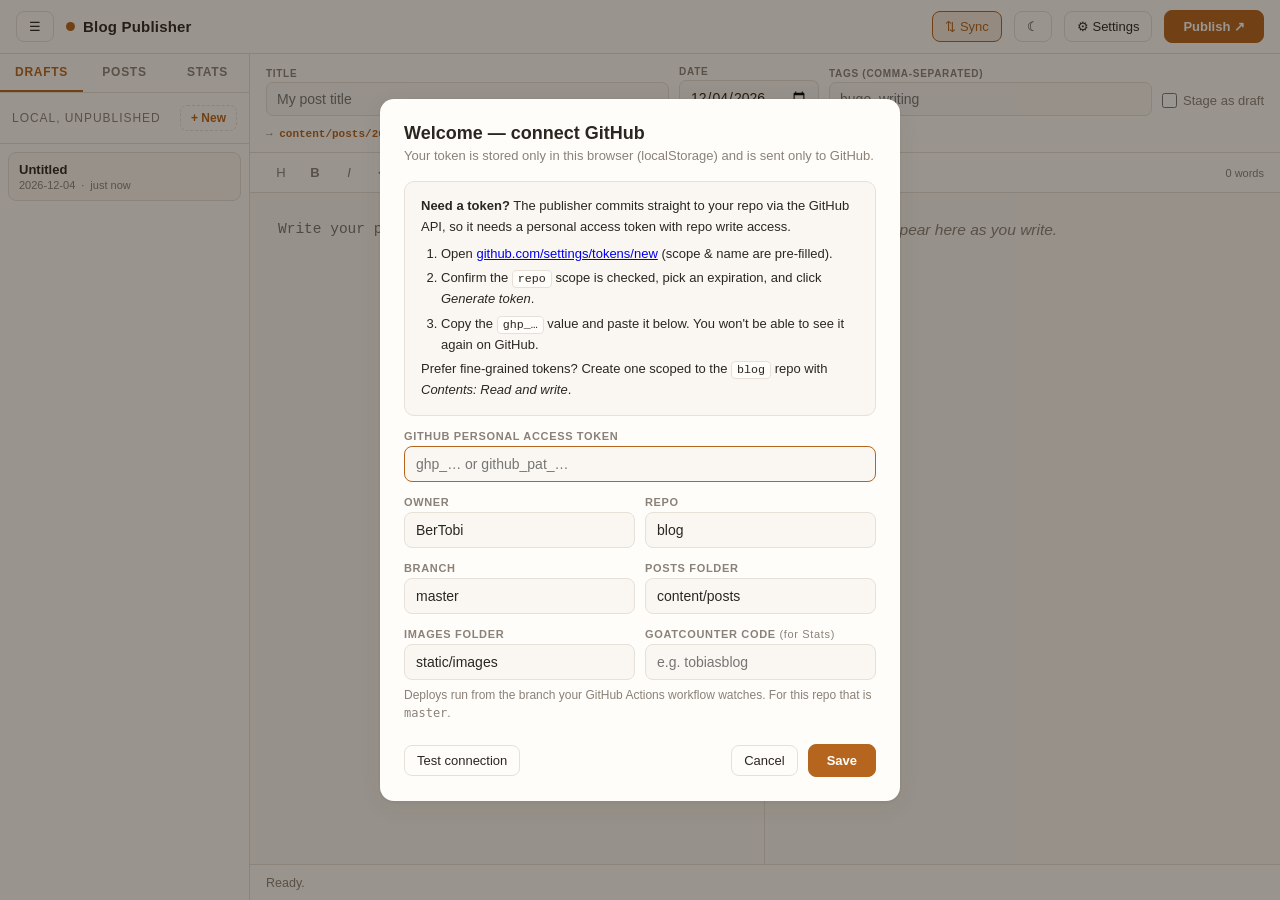
<file: blog-publisher.html>
<!DOCTYPE html>
<html lang="en">
<head>
<meta charset="utf-8">
<meta name="viewport" content="width=device-width, initial-scale=1">
<title>Blog Publisher</title>
<script>
  /* Set theme before first paint to avoid a flash of the wrong colors. */
  (function(){try{
    var t=localStorage.getItem('bp_theme'); t=t?JSON.parse(t):null;
    if(t!=='light'&&t!=='dark') t=(window.matchMedia&&window.matchMedia('(prefers-color-scheme: dark)').matches)?'dark':'light';
    document.documentElement.setAttribute('data-theme', t);
  }catch(e){ document.documentElement.setAttribute('data-theme','light'); }})();
</script>
<style>
  :root{
    --bg:#faf7f2; --panel:#fffdf9; --ink:#2b2620; --muted:#8a8178;
    --line:#e7e0d6; --accent:#b5651d; --accent-ink:#fff;
    --ok:#2f7d4f; --err:#b23b3b; --info:#5b7a9a;
    --shadow:0 1px 3px rgba(60,45,25,.08), 0 6px 24px rgba(60,45,25,.06);
    --mono:ui-monospace,SFMono-Regular,Menlo,Consolas,"Liberation Mono",monospace;
    --sans:-apple-system,BlinkMacSystemFont,"Segoe UI",Roboto,Helvetica,Arial,sans-serif;
  }
  :root[data-theme="dark"]{
    --bg:#1c1a17; --panel:#252220; --ink:#ece6dd; --muted:#9b938a;
    --line:#383430; --accent:#d98a45; --accent-ink:#1c1a17;
    --ok:#7fc99a; --err:#e58a8a; --info:#9bb6d4;
    --shadow:0 1px 3px rgba(0,0,0,.3), 0 6px 24px rgba(0,0,0,.25);
  }
  *{box-sizing:border-box}
  html,body{height:100%;margin:0}
  body{
    font-family:var(--sans); color:var(--ink); background:var(--bg);
    display:flex; flex-direction:column; height:100vh; overflow:hidden;
    -webkit-font-smoothing:antialiased;
  }
  button{font-family:inherit; cursor:pointer}

  /* ---- top bar ---- */
  header{
    display:flex; align-items:center; gap:12px;
    padding:10px 16px; border-bottom:1px solid var(--line);
    background:var(--panel); flex:0 0 auto;
  }
  header .brand{font-weight:700; letter-spacing:.2px; font-size:15px; display:flex; align-items:center; gap:8px}
  header .brand .dot{width:9px;height:9px;border-radius:50%;background:var(--accent);display:inline-block}
  header .spacer{flex:1}
  .iconbtn{
    border:1px solid var(--line); background:var(--panel); color:var(--ink);
    border-radius:8px; padding:7px 12px; font-size:13px; transition:.15s;
  }
  .iconbtn:hover{border-color:var(--accent); color:var(--accent)}
  .iconbtn.on{border-color:var(--accent); color:var(--accent); background:color-mix(in srgb, var(--accent) 12%, var(--panel))}
  .btn-primary{
    background:var(--accent); color:var(--accent-ink); border:1px solid var(--accent);
    border-radius:8px; padding:8px 18px; font-size:13px; font-weight:600; transition:.15s;
  }
  .btn-primary:hover{filter:brightness(1.07)}
  .btn-primary:disabled{opacity:.5; cursor:not-allowed}

  /* ---- main layout ---- */
  main{flex:1; display:flex; min-height:0}
  aside{
    width:250px; flex:0 0 auto; border-right:1px solid var(--line);
    background:var(--panel); display:flex; flex-direction:column; min-height:0;
    transition:margin-left .2s;
  }
  aside.collapsed{margin-left:-250px}
  .aside-tabs{display:flex; border-bottom:1px solid var(--line)}
  .aside-tabs .tab{flex:1; background:none; border:none; border-bottom:2px solid transparent; padding:11px 8px; font-size:12px; font-weight:600; text-transform:uppercase; letter-spacing:.06em; color:var(--muted)}
  .aside-tabs .tab:hover{color:var(--ink)}
  .aside-tabs .tab.on{color:var(--accent); border-bottom-color:var(--accent)}
  .aside-head{display:flex; align-items:center; gap:8px; padding:12px; border-bottom:1px solid var(--line)}
  .aside-head .title{font-size:12px; text-transform:uppercase; letter-spacing:.08em; color:var(--muted); flex:1}
  .newbtn{border:1px dashed var(--line); background:none; color:var(--accent); border-radius:7px; padding:5px 10px; font-size:12px; font-weight:600}
  .newbtn:hover{border-color:var(--accent)}
  .draftlist{overflow:auto; flex:1; padding:8px}
  .draft{
    padding:9px 10px; border-radius:8px; margin-bottom:4px; cursor:pointer;
    border:1px solid transparent; position:relative;
  }
  .draft:hover{background:var(--bg)}
  .draft.active{background:var(--bg); border-color:var(--line)}
  .draft .dt{font-size:13px; font-weight:600; white-space:nowrap; overflow:hidden; text-overflow:ellipsis; padding-right:18px}
  .draft .dm{font-size:11px; color:var(--muted); margin-top:2px; display:flex; gap:6px; align-items:center}
  .draft .badge{font-size:9px; font-weight:700; text-transform:uppercase; letter-spacing:.05em; color:var(--ok); border:1px solid var(--ok); border-radius:4px; padding:0 4px}
  .draft .badge.amber{color:var(--accent); border-color:var(--accent)}
  .draft .views{float:right; font-weight:700; color:var(--accent); font-variant-numeric:tabular-nums; padding-left:8px}
  .stattotal{margin:8px 8px 4px; padding:12px 14px; border:1px solid var(--line); border-radius:10px; background:var(--bg)}
  .stattotal .n{font-size:22px; font-weight:700; color:var(--accent); font-variant-numeric:tabular-nums}
  .stattotal .l{font-size:11px; text-transform:uppercase; letter-spacing:.07em; color:var(--muted); margin-top:2px}
  .draft .del{position:absolute; top:7px; right:7px; opacity:0; border:none; background:none; color:var(--muted); font-size:14px; line-height:1; padding:2px 4px; border-radius:5px}
  .draft:hover .del{opacity:1}
  .draft .del:hover{color:var(--err); background:var(--bg)}
  .emptydrafts{color:var(--muted); font-size:12px; text-align:center; padding:24px 12px}

  /* ---- editor area ---- */
  .editor-area{flex:1; display:flex; flex-direction:column; min-width:0; min-height:0}
  .metabar{
    display:flex; gap:10px; flex-wrap:wrap; align-items:flex-end;
    padding:12px 16px; border-bottom:1px solid var(--line); background:var(--panel);
  }
  .field{display:flex; flex-direction:column; gap:3px}
  .field.title-field{flex:1 1 280px; min-width:200px}
  .field label{font-size:10px; text-transform:uppercase; letter-spacing:.07em; color:var(--muted); font-weight:600}
  .field input{
    font-family:inherit; font-size:14px; color:var(--ink); background:var(--bg);
    border:1px solid var(--line); border-radius:7px; padding:8px 10px; width:100%;
  }
  .field input:focus{outline:none; border-color:var(--accent)}
  .filename{font-family:var(--mono); font-size:11px; color:var(--muted); width:100%; margin-top:2px}
  .filename b{color:var(--accent); font-weight:600}
  .draftchk{display:flex; align-items:center; gap:6px; padding-bottom:8px; font-size:13px; color:var(--muted); cursor:pointer; white-space:nowrap; user-select:none}
  .draftchk input{width:15px; height:15px; accent-color:var(--accent); cursor:pointer; margin:0}
  .draftchk.on{color:var(--accent); font-weight:600}

  .toolbar{display:flex; gap:4px; padding:6px 16px; border-bottom:1px solid var(--line); background:var(--panel); flex-wrap:wrap; align-items:center}
  .toolbar button{border:1px solid transparent; background:none; color:var(--muted); border-radius:6px; padding:5px 9px; font-size:13px; min-width:30px}
  .toolbar button:hover{background:var(--bg); color:var(--ink); border-color:var(--line)}
  .toolbar .sep{width:1px; height:18px; background:var(--line); margin:0 4px}
  .toolbar .count{margin-left:auto; font-size:11px; color:var(--muted); font-variant-numeric:tabular-nums}

  .panes{flex:1; display:flex; min-height:0}
  .pane{flex:1 1 50%; min-width:0; overflow:auto}
  .pane.edit{border-right:1px solid var(--line)}
  #body{
    width:100%; height:100%; border:none; resize:none; outline:none;
    background:var(--bg); color:var(--ink); padding:24px 28px;
    font-family:var(--mono); font-size:14.5px; line-height:1.7; tab-size:2;
  }
  .preview{padding:24px 32px; line-height:1.7; font-size:15.5px; max-width:760px}
  .preview h1,.preview h2,.preview h3,.preview h4{line-height:1.3; margin:1.4em 0 .5em}
  .preview h1{font-size:1.8em} .preview h2{font-size:1.45em} .preview h3{font-size:1.2em}
  .preview h1:first-child,.preview h2:first-child{margin-top:0}
  .preview p{margin:0 0 1em}
  .preview a{color:var(--accent)}
  .preview code{font-family:var(--mono); font-size:.88em; background:var(--panel); border:1px solid var(--line); border-radius:4px; padding:1px 5px}
  .preview pre{background:var(--panel); border:1px solid var(--line); border-radius:8px; padding:14px 16px; overflow:auto}
  .preview pre code{background:none; border:none; padding:0; font-size:.85em}
  .preview blockquote{margin:0 0 1em; padding:2px 16px; border-left:3px solid var(--accent); color:var(--muted)}
  .preview ul,.preview ol{margin:0 0 1em; padding-left:1.6em}
  .preview li{margin:.2em 0}
  .preview img{max-width:100%; border-radius:8px}
  .preview hr{border:none; border-top:1px solid var(--line); margin:1.6em 0}
  .preview table{border-collapse:collapse; margin:0 0 1em; font-size:.92em}
  .preview th,.preview td{border:1px solid var(--line); padding:6px 11px}
  .preview th{background:var(--panel)}
  .preview-empty{color:var(--muted); font-style:italic}

  /* ---- status bar ---- */
  .statusbar{
    flex:0 0 auto; padding:8px 16px; border-top:1px solid var(--line); background:var(--panel);
    font-size:12.5px; color:var(--muted); display:flex; align-items:center; gap:10px; min-height:36px;
  }
  .statusbar.ok{color:var(--ok)} .statusbar.err{color:var(--err)} .statusbar.info{color:var(--info)}
  .statusbar a{color:inherit; font-weight:600}
  .statusbar .savestate{margin-left:auto; color:var(--muted); font-size:11px}

  /* ---- modal ---- */
  .overlay{position:fixed; inset:0; background:rgba(30,22,12,.45); display:none; align-items:center; justify-content:center; padding:20px; z-index:50}
  .overlay.show{display:flex}
  .modal{background:var(--panel); border-radius:14px; box-shadow:var(--shadow); width:520px; max-width:100%; max-height:90vh; overflow:auto; padding:24px}
  .modal h2{margin:0 0 4px; font-size:18px}
  .modal .sub{color:var(--muted); font-size:13px; margin:0 0 18px}
  .modal label{display:block; font-size:11px; text-transform:uppercase; letter-spacing:.06em; color:var(--muted); font-weight:600; margin:14px 0 4px}
  .modal input{width:100%; font-family:inherit; font-size:14px; padding:9px 11px; border:1px solid var(--line); border-radius:8px; background:var(--bg); color:var(--ink)}
  .modal input:focus{outline:none; border-color:var(--accent)}
  .modal .row{display:flex; gap:10px}
  .modal .row .col{flex:1}
  .modal .hint{font-size:12px; color:var(--muted); margin:6px 0 0; line-height:1.5}
  .modal .hint a{color:var(--accent)}
  .modal .actions{display:flex; gap:10px; margin-top:22px; align-items:center}
  .modal .actions .spacer{flex:1}
  .modal .testresult{font-size:12.5px; margin-top:10px}
  .modal .testresult.ok{color:var(--ok)} .modal .testresult.err{color:var(--err)}
  .callout{background:var(--bg); border:1px solid var(--line); border-radius:10px; padding:14px 16px; font-size:13px; line-height:1.6; margin:4px 0 6px}
  .callout ol{margin:6px 0 0; padding-left:20px}
  .callout li{margin:4px 0}
  .callout code{font-family:var(--mono); font-size:.9em; background:var(--panel); border:1px solid var(--line); border-radius:4px; padding:1px 5px}
  .imgtabs{display:flex; gap:4px; margin:4px 0 10px}
  .imgtabs .tab{flex:1; background:var(--bg); border:1px solid var(--line); border-radius:8px; padding:8px; font-size:13px; font-weight:600; color:var(--muted)}
  .imgtabs .tab.on{color:var(--accent); border-color:var(--accent)}
  .imgpreview{display:flex; align-items:center; gap:10px; margin-top:10px; font-size:12px; color:var(--muted)}
  .imgpreview img{max-width:120px; max-height:90px; border-radius:8px; border:1px solid var(--line)}
  #body.dragover{outline:2px dashed var(--accent); outline-offset:-6px}
</style>
</head>
<body>

<header>
  <button class="iconbtn" id="toggleSidebar" title="Toggle drafts">☰</button>
  <div class="brand"><span class="dot"></span> Blog Publisher</div>
  <div class="spacer"></div>
  <button class="iconbtn" id="syncBtn" title="Sync editor & preview scrolling">⇅ Sync</button>
  <button class="iconbtn" id="themeBtn" title="Toggle light / dark">☾</button>
  <button class="iconbtn" id="settingsBtn" title="Settings & token">⚙ Settings</button>
  <button class="btn-primary" id="publishBtn" title="Publish to GitHub (Ctrl/Cmd+Enter)">Publish ↗</button>
</header>

<main>
  <aside id="sidebar">
    <div class="aside-tabs">
      <button class="tab on" id="tabDrafts" data-tab="drafts">Drafts</button>
      <button class="tab" id="tabPosts" data-tab="posts">Posts</button>
      <button class="tab" id="tabStats" data-tab="stats">Stats</button>
    </div>
    <div class="aside-head">
      <span class="title" id="asideHint">Local, unpublished</span>
      <button class="newbtn" id="newBtn">+ New</button>
      <button class="newbtn" id="refreshPostsBtn" style="display:none">↻ Refresh</button>
      <button class="newbtn" id="refreshStatsBtn" style="display:none">↻ Refresh</button>
    </div>
    <div class="draftlist" id="draftList"></div>
    <div class="draftlist" id="postList" style="display:none"></div>
    <div class="draftlist" id="statsList" style="display:none"></div>
  </aside>

  <div class="editor-area">
    <div class="metabar">
      <div class="field title-field">
        <label for="title">Title</label>
        <input id="title" type="text" placeholder="My post title" autocomplete="off">
      </div>
      <div class="field">
        <label for="date">Date</label>
        <input id="date" type="date">
      </div>
      <div class="field" style="flex:1 1 200px">
        <label for="tags">Tags (comma-separated)</label>
        <input id="tags" type="text" placeholder="hugo, writing" autocomplete="off">
      </div>
      <label class="draftchk" id="draftLabel" title="Commit with draft: true — keeps the post in the repo but hidden from your live site until you uncheck and re-publish.">
        <input type="checkbox" id="draftToggle"> Stage as draft
      </label>
      <div class="filename">→ <b id="filenamePreview">content/posts/…</b></div>
    </div>

    <div class="toolbar" id="toolbar">
      <button data-md="h" title="Heading">H</button>
      <button data-md="b" title="Bold (Ctrl/Cmd+B)"><b>B</b></button>
      <button data-md="i" title="Italic (Ctrl/Cmd+I)"><i>I</i></button>
      <button data-md="code" title="Inline code">&lt;/&gt;</button>
      <span class="sep"></span>
      <button data-md="link" title="Link (Ctrl/Cmd+K)">🔗</button>
      <button data-md="image" title="Insert image (or paste / drop one in the editor)">🖼</button>
      <button data-md="quote" title="Quote">❝</button>
      <button data-md="ul" title="List">•</button>
      <button data-md="ol" title="Numbered list">1.</button>
      <button data-md="fence" title="Code block">{ }</button>
      <span class="count" id="wordcount">0 words</span>
    </div>

    <div class="panes">
      <div class="pane edit">
        <textarea id="body" placeholder="Write your post in Markdown…" spellcheck="true"></textarea>
      </div>
      <div class="pane">
        <div class="preview" id="preview"></div>
      </div>
    </div>

    <div class="statusbar" id="statusbar">
      <span id="statusmsg">Ready.</span>
      <span class="savestate" id="savestate"></span>
    </div>
  </div>
</main>

<!-- Settings / onboarding modal -->
<div class="overlay" id="overlay">
  <div class="modal">
    <h2 id="modalTitle">Settings</h2>
    <p class="sub">Your token is stored only in this browser (localStorage) and is sent only to GitHub.</p>

    <div class="callout" id="tokenHelp">
      <strong>Need a token?</strong> The publisher commits straight to your repo via the GitHub API, so it needs a personal access token with repo write access.
      <ol>
        <li>Open <a href="https://github.com/settings/tokens/new?scopes=repo&description=Blog%20Publisher" target="_blank" rel="noopener">github.com/settings/tokens/new</a> (scope &amp; name are pre-filled).</li>
        <li>Confirm the <code>repo</code> scope is checked, pick an expiration, and click <em>Generate token</em>.</li>
        <li>Copy the <code>ghp_…</code> value and paste it below. You won't be able to see it again on GitHub.</li>
      </ol>
      Prefer fine-grained tokens? Create one scoped to the <code>blog</code> repo with <em>Contents: Read and write</em>.
    </div>

    <label for="tokenInput">GitHub personal access token</label>
    <input id="tokenInput" type="password" placeholder="ghp_… or github_pat_…" autocomplete="off">

    <div class="row">
      <div class="col">
        <label for="ownerInput">Owner</label>
        <input id="ownerInput" type="text" autocomplete="off">
      </div>
      <div class="col">
        <label for="repoInput">Repo</label>
        <input id="repoInput" type="text" autocomplete="off">
      </div>
    </div>
    <div class="row">
      <div class="col">
        <label for="branchInput">Branch</label>
        <input id="branchInput" type="text" autocomplete="off">
      </div>
      <div class="col">
        <label for="pathInput">Posts folder</label>
        <input id="pathInput" type="text" autocomplete="off">
      </div>
    </div>
    <div class="row">
      <div class="col">
        <label for="imageDirInput">Images folder</label>
        <input id="imageDirInput" type="text" autocomplete="off" placeholder="static/images">
      </div>
      <div class="col">
        <label for="goatcounterInput">GoatCounter code <span style="text-transform:none;font-weight:400">(for Stats)</span></label>
        <input id="goatcounterInput" type="text" autocomplete="off" placeholder="e.g. tobiasblog">
      </div>
    </div>
    <p class="hint" id="branchHint"></p>

    <div class="testresult" id="testResult"></div>

    <div class="actions">
      <button class="iconbtn" id="testBtn">Test connection</button>
      <div class="spacer"></div>
      <button class="iconbtn" id="cancelBtn">Cancel</button>
      <button class="btn-primary" id="saveSettingsBtn">Save</button>
    </div>
  </div>
</div>

<!-- Insert image modal -->
<div class="overlay" id="imgOverlay">
  <div class="modal">
    <h2>Insert image</h2>
    <p class="sub">Upload a file to your repo, or reference one by URL. The image is committed to <code id="imgDirLabel">static/images</code> and inserted at your cursor.</p>

    <div class="imgtabs">
      <button class="tab on" id="imgTabUpload" data-imgtab="upload">Upload</button>
      <button class="tab" id="imgTabUrl" data-imgtab="url">By URL</button>
    </div>

    <div id="imgPaneUpload">
      <label for="imgFile">Image file</label>
      <input id="imgFile" type="file" accept="image/*">
      <div class="imgpreview" id="imgPreview" style="display:none"><img id="imgPreviewImg" alt=""><span id="imgPreviewInfo"></span></div>
    </div>

    <div id="imgPaneUrl" style="display:none">
      <label for="imgUrl">Image URL</label>
      <input id="imgUrl" type="text" placeholder="https://…/photo.jpg" autocomplete="off">
    </div>

    <label for="imgAlt">Alt text (description)</label>
    <input id="imgAlt" type="text" placeholder="A short description of the image" autocomplete="off">

    <div class="testresult" id="imgResult"></div>

    <div class="actions">
      <div class="spacer"></div>
      <button class="iconbtn" id="imgCancelBtn">Cancel</button>
      <button class="btn-primary" id="imgInsertBtn">Insert</button>
    </div>
  </div>
</div>

<script>
"use strict";
(function(){
  // ---------- storage keys ----------
  var K_TOKEN='bp_token', K_SETTINGS='bp_settings', K_DRAFTS='bp_drafts', K_CURRENT='bp_current', K_UI='bp_ui', K_THEME='bp_theme';

  var DEFAULT_SETTINGS = { owner:'BerTobi', repo:'blog', branch:'master', postsPath:'content/posts', imageDir:'static/images', goatcounter:'' };

  // ---------- tiny helpers ----------
  var $ = function(id){ return document.getElementById(id); };
  function load(key, fallback){
    try{ var v = localStorage.getItem(key); return v==null ? fallback : JSON.parse(v); }
    catch(e){ return fallback; }
  }
  function save(key, val){ localStorage.setItem(key, JSON.stringify(val)); }
  function uid(){ return Date.now().toString(36) + Math.random().toString(36).slice(2,7); }
  function todayISO(){
    var d=new Date(), p=function(n){ return String(n).padStart(2,'0'); };
    return d.getFullYear()+'-'+p(d.getMonth()+1)+'-'+p(d.getDate());
  }
  function debounce(fn, ms){
    var t; return function(){ var a=arguments, c=this; clearTimeout(t); t=setTimeout(function(){ fn.apply(c,a); }, ms); };
  }
  function relTime(ts){
    if(!ts) return '';
    var s = Math.floor((Date.now()-ts)/1000);
    if(s<60) return 'just now';
    if(s<3600) return Math.floor(s/60)+'m ago';
    if(s<86400) return Math.floor(s/3600)+'h ago';
    return Math.floor(s/86400)+'d ago';
  }

  function slugify(s){
    return (s||'').toString().normalize('NFD').replace(/[\u0300-\u036f]/g,'')
      .toLowerCase().trim()
      .replace(/[^a-z0-9]+/g,'-')
      .replace(/^-+|-+$/g,'')
      .replace(/-{2,}/g,'-') || 'post';
  }
  function parseTags(s){
    return (s||'').split(',').map(function(t){ return t.trim(); }).filter(Boolean);
  }
  function utf8ToBase64(str){
    var bytes = new TextEncoder().encode(str), bin='', chunk=0x8000;
    for(var i=0;i<bytes.length;i+=chunk){
      bin += String.fromCharCode.apply(null, bytes.subarray(i, i+chunk));
    }
    return btoa(bin);
  }
  function base64ToUtf8(b64){
    var bin=atob((b64||'').replace(/\s/g,'')), bytes=new Uint8Array(bin.length);
    for(var i=0;i<bin.length;i++) bytes[i]=bin.charCodeAt(i);
    return new TextDecoder().decode(bytes);
  }
  function fmUnquote(s){
    s=(s||'').trim();
    var q=s.match(/^"([\s\S]*)"$/) || s.match(/^'([\s\S]*)'$/);
    return q ? q[1].replace(/\\"/g,'"').replace(/\\\\/g,'\\') : s;
  }
  function fmTags(fm){
    var inline=fm.match(/^[ \t]*tags[ \t]*[:=][ \t]*\[([\s\S]*?)\]/mi);
    if(inline) return inline[1].split(',').map(function(s){ return fmUnquote(s); }).filter(Boolean).join(', ');
    var block=fm.match(/^[ \t]*tags[ \t]*:[ \t]*\n((?:[ \t]*-[ \t]*.*(?:\n|$))+)/mi);
    if(block) return block[1].split('\n').map(function(l){ var m=l.match(/^[ \t]*-[ \t]*(.*)$/); return m?fmUnquote(m[1]):''; }).filter(Boolean).join(', ');
    return '';
  }
  // Parse a post file back into editor fields (handles YAML --- and TOML +++ blocks).
  function parseFrontMatter(text){
    text=(text||'').replace(/^﻿/,'').replace(/\r\n?/g,'\n');
    var m=text.match(/^(---|\+\+\+)\n([\s\S]*?)\n(---|\+\+\+)\n?/);
    if(!m) return { title:'', date:'', tags:'', draft:false, body:text };
    var fm=m[2], body=text.slice(m[0].length);
    function val(key){ var r=new RegExp('^[ \\t]*'+key+'[ \\t]*[:=][ \\t]*(.*)$','mi'); var mm=fm.match(r); return mm?mm[1].trim():''; }
    var date=fmUnquote(val('date'));
    date=(date.match(/\d{4}-\d{2}-\d{2}/)||[''])[0];
    return { title:fmUnquote(val('title')), date:date, tags:fmTags(fm), draft:/^true$/i.test(val('draft')), body:body.replace(/^\n+/,'') };
  }
  function deriveTitle(filename){
    return filename.replace(/\.md$/i,'').replace(/^\d{4}-\d{2}-\d{2}-/,'').replace(/[-_]+/g,' ')
      .replace(/\b\w/g, function(c){ return c.toUpperCase(); }) || filename;
  }
  function buildFrontMatter(title, date, tags, draft){
    var t = title.replace(/\\/g,'\\\\').replace(/"/g,'\\"');
    var tagStr = tags.length ? '['+tags.map(function(x){ return '"'+x.replace(/"/g,'\\"')+'"'; }).join(', ')+']' : '[]';
    return '---\ntitle: "'+t+'"\ndate: '+date+'\ntags: '+tagStr+'\ndraft: '+(draft?'true':'false')+'\n---\n';
  }
  function fullFileContent(title, date, tags, body, draft){
    return buildFrontMatter(title, date, tags, draft) + '\n' + body.replace(/\s+$/,'') + '\n';
  }

  // ================= Markdown renderer (self-contained) =================
  function escapeHtml(s){ return s.replace(/&/g,'&amp;').replace(/</g,'&lt;').replace(/>/g,'&gt;'); }

  // Make a markdown image src loadable in the local preview pane:
  // just-uploaded files use a local blob; site-absolute paths (/blog/\u2026) point at the deployed site.
  function previewSrc(src){
    if(localImageBlobs[src]) return localImageBlobs[src];
    if(/^(https?:)?\/\//i.test(src) || /^data:/i.test(src)) return src;
    if(src.charAt(0)==='/' && siteOrigin) return siteOrigin + src;
    return src;
  }

  function inlineMd(raw){
    var codes=[];
    var t = raw.replace(/`([^`]+)`/g, function(m,c){ codes.push(c); return '\uE000'+(codes.length-1)+'\uE000'; });
    t = escapeHtml(t);
    t = t.replace(/!\[([^\]]*)\]\(([^)\s]+)\)/g, function(m,alt,src){ return '<img src="'+previewSrc(src)+'" alt="'+alt+'">'; });
    t = t.replace(/\[([^\]]+)\]\(([^)\s]+)\)/g, function(m,txt,href){ return '<a href="'+href+'" target="_blank" rel="noopener">'+txt+'</a>'; });
    t = t.replace(/\*\*([^*]+?)\*\*/g,'<strong>$1</strong>').replace(/__([^_]+?)__/g,'<strong>$1</strong>');
    t = t.replace(/\*([^*\s][^*]*?)\*/g,'<em>$1</em>').replace(/(^|[\s(])_([^_]+?)_(?=$|[\s).,!?])/g,'$1<em>$2</em>');
    t = t.replace(/~~([^~]+?)~~/g,'<del>$1</del>');
    t = t.replace(/\uE000(\d+)\uE000/g, function(m,i){ return '<code>'+escapeHtml(codes[+i])+'</code>'; });
    return t;
  }

  function renderItems(items){
    if(!items.length) return '';
    var html='', k=0;
    while(k<items.length){
      var ordered=items[k].ordered, tag=ordered?'ol':'ul';
      html += '<'+tag+'>';
      while(k<items.length && items[k].ordered===ordered){
        var it=items[k];
        html += '<li>' + inlineMd(it.content);
        if(it.children.length) html += renderItems(it.children);
        html += '</li>';
        k++;
      }
      html += '</'+tag+'>';
    }
    return html;
  }
  function buildList(lines){
    var itemRe = /^(\s*)([-*+]|\d+\.)\s+(.*)$/;
    var root = { children:[] };
    var stack = [{ node:root, indent:-1 }];
    var current = null;
    for(var n=0;n<lines.length;n++){
      var m = lines[n].match(itemRe);
      if(m){
        var indent = m[1].replace(/\t/g,'    ').length;
        var item = { content:m[3], children:[], ordered:/\d+\./.test(m[2]) };
        while(stack.length>1 && stack[stack.length-1].indent>=indent) stack.pop();
        stack[stack.length-1].node.children.push(item);
        stack.push({ node:item, indent:indent });
        current = item;
      } else if(current && /\S/.test(lines[n])){
        current.content += '\n' + lines[n].trim();
      }
    }
    return renderItems(root.children);
  }

  function splitRow(r){ return r.replace(/^\s*\|/,'').replace(/\|\s*$/,'').split('|').map(function(c){ return c.trim(); }); }

  function renderMarkdown(src){
    src = (src||'').replace(/\r\n?/g,'\n');
    var lines = src.split('\n'), out=[], i=0;
    var itemRe=/^\s*([-*+]|\d+\.)\s+/, hrRe=/^\s*([-*_])(\s*\1){2,}\s*$/, hRe=/^#{1,6}\s/, fenceRe=/^(```|~~~)(.*)$/, quoteRe=/^\s*>/;
    while(i<lines.length){
      var line=lines[i];
      if(/^\s*$/.test(line)){ i++; continue; }

      var f=line.match(fenceRe);
      if(f){
        var marker=f[1], lang=f[2].trim(), code=[];
        i++;
        while(i<lines.length && lines[i].indexOf(marker)!==0){ code.push(lines[i]); i++; }
        i++;
        out.push('<pre><code'+(lang?' class="language-'+lang+'"':'')+'>'+escapeHtml(code.join('\n'))+'</code></pre>');
        continue;
      }
      var h=line.match(/^(#{1,6})\s+(.*)$/);
      if(h){ out.push('<h'+h[1].length+'>'+inlineMd(h[2].trim())+'</h'+h[1].length+'>'); i++; continue; }
      if(hrRe.test(line)){ out.push('<hr>'); i++; continue; }
      if(quoteRe.test(line)){
        var q=[];
        while(i<lines.length && quoteRe.test(lines[i])){ q.push(lines[i].replace(/^\s*>\s?/,'')); i++; }
        out.push('<blockquote>'+renderMarkdown(q.join('\n'))+'</blockquote>');
        continue;
      }
      if(line.indexOf('|')!==-1 && i+1<lines.length && /^\s*\|?\s*:?-+:?\s*(\|\s*:?-+:?\s*)+\|?\s*$/.test(lines[i+1])){
        var heads=splitRow(line);
        var aligns=splitRow(lines[i+1]).map(function(s){ var l=s.charAt(0)===':', r=s.charAt(s.length-1)===':'; return l&&r?'center':r?'right':l?'left':''; });
        i+=2;
        var th=heads.map(function(c,idx){ return '<th'+(aligns[idx]?' style="text-align:'+aligns[idx]+'"':'')+'>'+inlineMd(c)+'</th>'; }).join('');
        var tb='';
        while(i<lines.length && lines[i].indexOf('|')!==-1 && !/^\s*$/.test(lines[i])){
          var cells=splitRow(lines[i]);
          tb+='<tr>'+cells.map(function(c,idx){ return '<td'+(aligns[idx]?' style="text-align:'+aligns[idx]+'"':'')+'>'+inlineMd(c)+'</td>'; }).join('')+'</tr>';
          i++;
        }
        out.push('<table><thead><tr>'+th+'</tr></thead><tbody>'+tb+'</tbody></table>');
        continue;
      }
      if(itemRe.test(line)){
        var listLines=[];
        while(i<lines.length){
          if(/^\s*$/.test(lines[i])){ if(i+1<lines.length && itemRe.test(lines[i+1])){ i++; continue; } break; }
          if(itemRe.test(lines[i]) || /^\s+\S/.test(lines[i])){ listLines.push(lines[i]); i++; } else break;
        }
        out.push(buildList(listLines));
        continue;
      }
      // paragraph
      var para=[];
      while(i<lines.length && !/^\s*$/.test(lines[i]) && !fenceRe.test(lines[i]) && !hRe.test(lines[i])
            && !quoteRe.test(lines[i]) && !itemRe.test(lines[i]) && !hrRe.test(lines[i])){
        para.push(lines[i]); i++;
      }
      var text = para.join('\n').replace(/ {2,}\n/g,'\uE002');
      text = inlineMd(text).replace(/\uE002/g,'<br>').replace(/\n/g,' ');
      out.push('<p>'+text+'</p>');
    }
    return out.join('\n');
  }

  // ================= application state =================
  var settings = Object.assign({}, DEFAULT_SETTINGS, load(K_SETTINGS, {}));
  var token = load(K_TOKEN, '') || '';
  var drafts = load(K_DRAFTS, []);
  var currentId = load(K_CURRENT, null);
  var ui = load(K_UI, {});
  if(ui.sidebar===undefined) ui.sidebar=true;
  if(ui.scrollSync===undefined) ui.scrollSync=true;
  if(ui.tab!=='posts' && ui.tab!=='stats') ui.tab='drafts';
  var theme = load(K_THEME, null) || document.documentElement.getAttribute('data-theme') || 'light';
  var remotePosts = [];        // [{name, path, sha, title, draft, enriched}]
  var postCache = {};          // path -> {sha, text}
  var postsLoaded = false, statsLoaded = false;

  // element refs
  var elTitle=$('title'), elDate=$('date'), elTags=$('tags'), elBody=$('body'), elDraft=$('draftToggle'),
      elDraftLabel=$('draftLabel'), elPreview=$('preview'), elPreviewPane=$('preview').parentElement,
      elFilename=$('filenamePreview'), elWordcount=$('wordcount'),
      elDraftList=$('draftList'), elPostList=$('postList'), elStatsList=$('statsList'),
      elStatusbar=$('statusbar'), elStatusMsg=$('statusmsg'),
      elSaveState=$('savestate'), elSidebar=$('sidebar'), elThemeBtn=$('themeBtn'), elSyncBtn=$('syncBtn'),
      elTabDrafts=$('tabDrafts'), elTabPosts=$('tabPosts'), elTabStats=$('tabStats'), elNewBtn=$('newBtn'),
      elRefreshBtn=$('refreshPostsBtn'), elRefreshStatsBtn=$('refreshStatsBtn'), elAsideHint=$('asideHint');

  // ---------- drafts ----------
  function currentDraft(){
    for(var i=0;i<drafts.length;i++){ if(drafts[i].id===currentId) return drafts[i]; }
    return null;
  }
  function newDraft(){
    var d = newBlankDraftObject();
    drafts.unshift(d);
    currentId = d.id;
    persistDrafts();
    loadDraftIntoEditor();
    renderDraftList();
    elTitle.focus();
  }
  function deleteDraft(id, ev){
    if(ev) ev.stopPropagation();
    var idx=-1; for(var i=0;i<drafts.length;i++){ if(drafts[i].id===id){ idx=i; break; } }
    if(idx<0) return;
    var d=drafts[idx];
    if(!confirm('Delete draft "'+(d.title||'Untitled')+'"? This cannot be undone.')) return;
    drafts.splice(idx,1);
    if(currentId===id){
      if(drafts.length) currentId=drafts[0].id; else { newDraft(); return; }
    }
    persistDrafts();
    loadDraftIntoEditor();
    renderDraftList();
  }
  function persistDrafts(){ save(K_DRAFTS, drafts); save(K_CURRENT, currentId); }

  function loadDraftIntoEditor(){
    var d=currentDraft();
    if(!d){ return; }
    elTitle.value=d.title||''; elDate.value=d.date||todayISO();
    elTags.value=d.tags||''; elBody.value=d.body||'';
    elDraft.checked=!!d.hugoDraft; updateDraftLabel();
    updatePreview(); updateFilename(); updateWordcount();
  }

  var saveCurrent = debounce(function(){
    var d=currentDraft();
    if(!d) return;
    d.title=elTitle.value; d.date=elDate.value; d.tags=elTags.value; d.body=elBody.value;
    d.hugoDraft=elDraft.checked;
    d.updatedAt=Date.now();
    persistDrafts();
    renderDraftList();
    elSaveState.textContent='saved '+relTime(d.updatedAt);
  }, 450);

  function updateDraftLabel(){ elDraftLabel.classList.toggle('on', elDraft.checked); }

  function renderDraftList(){
    if(!drafts.length){ elDraftList.innerHTML='<div class="emptydrafts">No drafts yet.<br>Click + New to start.</div>'; return; }
    var html='';
    for(var i=0;i<drafts.length;i++){
      var d=drafts[i];
      var title=(d.title||'').trim()||'Untitled';
      html += '<div class="draft'+(d.id===currentId?' active':'')+'" data-id="'+d.id+'">'
        + '<button class="del" data-del="'+d.id+'" title="Delete">×</button>'
        + '<div class="dt">'+escapeHtml(title)+'</div>'
        + '<div class="dm">'+(d.published?(d.publishedAsDraft?'<span class="badge amber">staged</span>':'<span class="badge">published</span>'):'')
        + '<span>'+(d.date||'')+'</span><span>·</span><span>'+relTime(d.updatedAt)+'</span></div>'
        + '</div>';
    }
    elDraftList.innerHTML=html;
  }

  // ---------- live UI updates ----------
  function updateFilename(){
    var d=currentDraft();
    if(d && d.repoPath){
      var dir=d.repoPath.replace(/\/[^/]*$/,''), base=d.repoPath.split('/').pop();
      elFilename.innerHTML = escapeHtml(dir)+'/<b>'+escapeHtml(base)+'</b> <span style="opacity:.7">· editing (filename fixed)</span>';
      return;
    }
    var date=elDate.value||todayISO();
    var name=date+'-'+slugify(elTitle.value)+'.md';
    elFilename.innerHTML = escapeHtml(settings.postsPath.replace(/\/$/,'')) + '/<b>'+escapeHtml(name)+'</b>';
  }
  function updatePreview(){
    var body=elBody.value;
    if(!body.trim()){ elPreview.innerHTML='<p class="preview-empty">Preview will appear here as you write.</p>'; return; }
    elPreview.innerHTML=renderMarkdown(body);
  }
  function updateWordcount(){
    var words=(elBody.value.trim().match(/\S+/g)||[]).length;
    elWordcount.textContent = words+' word'+(words===1?'':'s');
  }

  // ---------- remote post management ----------
  function switchTab(tab){
    ui.tab = (tab==='posts'||tab==='stats') ? tab : 'drafts';
    save(K_UI, ui);
    var t=ui.tab;
    elTabDrafts.classList.toggle('on', t==='drafts');
    elTabPosts.classList.toggle('on', t==='posts');
    elTabStats.classList.toggle('on', t==='stats');
    elDraftList.style.display = t==='drafts'?'':'none';
    elPostList.style.display = t==='posts'?'':'none';
    elStatsList.style.display = t==='stats'?'':'none';
    elNewBtn.style.display = t==='drafts'?'':'none';
    elRefreshBtn.style.display = t==='posts'?'':'none';
    elRefreshStatsBtn.style.display = t==='stats'?'':'none';
    elAsideHint.textContent = t==='posts' ? ('Published in '+settings.owner+'/'+settings.repo)
                            : t==='stats' ? 'Views (via GoatCounter)' : 'Local, unpublished';
    if(t==='posts' && !postsLoaded){ loadPosts(); }
    if(t==='stats' && !statsLoaded){ loadStats(); }
  }

  function renderPostList(stateMsg){
    if(stateMsg){ elPostList.innerHTML='<div class="emptydrafts">'+escapeHtml(stateMsg)+'</div>'; return; }
    if(!remotePosts.length){ elPostList.innerHTML='<div class="emptydrafts">No posts found in '+escapeHtml(settings.postsPath)+'.</div>'; return; }
    var html='';
    for(var i=0;i<remotePosts.length;i++){
      var p=remotePosts[i];
      html += '<div class="draft" data-post="'+encodeURIComponent(p.path)+'">'
        + '<button class="del" data-delpost="'+encodeURIComponent(p.path)+'" title="Delete from repo">×</button>'
        + '<div class="dt">'+escapeHtml(p.title||deriveTitle(p.name))+'</div>'
        + '<div class="dm">'+(p.enriched&&p.draft?'<span class="badge amber">draft</span>':'')
        + '<span>'+escapeHtml(p.name)+'</span></div>'
        + '</div>';
    }
    elPostList.innerHTML=html;
  }

  async function loadPosts(){
    if(!token){ postsLoaded=false; renderPostList('Add a GitHub token in Settings to list posts.'); return; }
    postsLoaded=true;
    renderPostList('Loading posts…');
    try{
      var files=await ghListPosts();
      remotePosts=files.map(function(f){ return { name:f.name, path:f.path, sha:f.sha, title:'', draft:false, enriched:false }; });
      renderPostList();
      // enrich each with real title + draft flag (best-effort)
      remotePosts.forEach(function(p){
        ghGetFile(p.path).then(function(r){
          postCache[p.path]={ sha:r.sha, text:r.text };
          var fm=parseFrontMatter(r.text);
          p.title=fm.title; p.draft=fm.draft; p.enriched=true;
          if(ui.tab==='posts') renderPostList();
        }).catch(function(){});
      });
    }catch(e){
      postsLoaded=false;
      renderPostList(e.message||String(e));
    }
  }

  async function openRemotePost(path){
    var base=path.split('/').pop();
    status('Opening '+base+' …', 'info');
    try{
      var r=postCache[path] || await ghGetFile(path);
      postCache[path]=r;
      var fm=parseFrontMatter(r.text);
      var d=null;
      for(var i=0;i<drafts.length;i++){ if(drafts[i].repoPath===path){ d=drafts[i]; break; } }
      if(!d){ d=newBlankDraftObject(); d.repoPath=path; drafts.unshift(d); }
      d.title=fm.title; d.date=fm.date||todayISO(); d.tags=fm.tags; d.body=fm.body;
      d.hugoDraft=fm.draft; d.repoSha=r.sha; d.published=true; d.publishedAsDraft=fm.draft; d.updatedAt=Date.now();
      currentId=d.id; persistDrafts();
      switchTab('drafts'); loadDraftIntoEditor(); renderDraftList();
      status('Editing '+base+' — hit Publish to commit your changes back to the repo.', 'info');
    }catch(e){ status(e.message||String(e), 'err'); }
  }

  async function deletePost(path){
    var base=path.split('/').pop();
    if(!confirm('Delete "'+base+'" from the repo?\n\nThis commits a deletion to "'+settings.branch+'" and the post will drop off your live site on the next deploy.')) return;
    status('Deleting '+base+' …', 'info');
    try{
      var sha=(postCache[path]&&postCache[path].sha);
      if(!sha){ sha=(await ghGetFile(path)).sha; }
      await ghDeleteFile(path, sha);
      delete postCache[path];
      drafts.forEach(function(d){ if(d.repoPath===path){ d.repoPath=null; d.repoSha=null; d.published=false; } });
      persistDrafts(); renderDraftList();
      status('Deleted '+base+' ✓ — it will disappear from the live site after the deploy.', 'ok');
      loadPosts();
    }catch(e){ status(e.message||String(e), 'err'); }
  }

  function newBlankDraftObject(){
    return { id:uid(), title:'', date:todayISO(), tags:'', body:'', hugoDraft:false, updatedAt:Date.now(), published:false, publishedFile:'', publishedAsDraft:false, repoPath:null, repoSha:null };
  }

  // ---------- stats (GoatCounter) ----------
  function gcBase(){
    var c=(settings.goatcounter||'').trim().replace(/^https?:\/\//,'').replace(/\/.*$/,'');
    if(!c) return '';
    return c.indexOf('.')>=0 ? 'https://'+c : 'https://'+c+'.goatcounter.com';
  }
  // Site path GoatCounter records for a post = baseURL path + section + slug (Hugo default permalinks).
  function postSitePath(name){
    var section=settings.postsPath.replace(/\/$/,'').replace(/^content\//,'');
    return (sitePrefix||'')+'/'+section+'/'+name.replace(/\.md$/i,'')+'/';
  }
  async function gcCount(base, path){
    try{
      var seg = path==='TOTAL' ? 'TOTAL' : encodeURIComponent(path);
      var r=await fetch(base+'/counter/'+seg+'.json');
      if(!r.ok) return null;
      return (await r.json()).count;
    }catch(e){ return null; }
  }
  function renderStatsList(stateMsg, total, rows){
    if(stateMsg){ elStatsList.innerHTML='<div class="emptydrafts">'+escapeHtml(stateMsg)+'</div>'; return; }
    var html='<div class="stattotal"><div class="n">'+escapeHtml(total==null?'—':String(total))+'</div><div class="l">total views</div></div>';
    if(!rows.length){ html+='<div class="emptydrafts">No posts to report on.</div>'; }
    rows.forEach(function(p){
      html += '<div class="draft" data-post="'+encodeURIComponent(p.path)+'">'
        + '<div class="dt"><span class="views">'+escapeHtml(p.views==null?'—':String(p.views))+'</span>'+escapeHtml(p.title||deriveTitle(p.name))+'</div>'
        + '<div class="dm"><span>'+escapeHtml(p.name)+'</span></div>'
        + '</div>';
    });
    elStatsList.innerHTML=html;
  }
  function viewsToNum(s){ return s==null?-1:(parseInt(String(s).replace(/[^0-9]/g,''),10)||0); }

  async function loadStats(){
    var base=gcBase();
    if(!base){ statsLoaded=false; renderStatsList('Set your GoatCounter code in Settings to see view stats.'); return; }
    if(!token){ statsLoaded=false; renderStatsList('Add a GitHub token in Settings to list posts for stats.'); return; }
    statsLoaded=true;
    renderStatsList('Loading view stats…', null, []);
    try{
      await ensureSitePrefix();
      var files = remotePosts.length ? remotePosts : (await ghListPosts()).map(function(f){ return { name:f.name, path:f.path }; });
      var totalP = gcCount(base, 'TOTAL');
      var rows = await Promise.all(files.map(function(f){
        return gcCount(base, postSitePath(f.name)).then(function(c){
          return { name:f.name, path:f.path, title:f.title||'', views:c };
        });
      }));
      var total = await totalP;
      rows.sort(function(a,b){ return viewsToNum(b.views)-viewsToNum(a.views); });
      renderStatsList(null, total, rows);
    }catch(e){
      statsLoaded=false;
      renderStatsList(e.message||String(e));
    }
  }

  // ---------- status ----------
  function status(msg, kind, linkUrl, linkText){
    elStatusbar.className='statusbar'+(kind?' '+kind:'');
    elStatusMsg.innerHTML = escapeHtml(msg) + (linkUrl ? ' <a href="'+linkUrl+'" target="_blank" rel="noopener">'+(linkText||'view')+'</a>' : '');
  }

  // ================= GitHub publishing =================
  function ghHeaders(){
    return { 'Authorization':'Bearer '+token, 'Accept':'application/vnd.github+json',
             'X-GitHub-Api-Version':'2022-11-28', 'Content-Type':'application/json' };
  }
  function apiUrl(path){
    return 'https://api.github.com/repos/'+settings.owner+'/'+settings.repo+'/contents/'+path;
  }
  async function ghJson(res){ var j=await res.json().catch(function(){ return {}; }); return j; }
  async function ghListPosts(){
    var dir=settings.postsPath.replace(/\/$/,'');
    var r=await fetch(apiUrl(dir)+'?ref='+encodeURIComponent(settings.branch), { headers:ghHeaders() });
    if(r.status===401) throw new Error('GitHub rejected the token (401). Check it in Settings.');
    if(!r.ok){ var e=await ghJson(r); throw new Error('Could not list posts ('+r.status+'): '+(e.message||r.statusText)); }
    var arr=await r.json();
    if(!Array.isArray(arr)) throw new Error('"'+dir+'" is not a folder in this repo.');
    return arr.filter(function(f){ return f.type==='file' && /\.md$/i.test(f.name); })
              .sort(function(a,b){ return a.name<b.name?1:-1; });
  }
  async function ghGetFile(path){
    var r=await fetch(apiUrl(path)+'?ref='+encodeURIComponent(settings.branch), { headers:ghHeaders() });
    if(!r.ok){ var e=await ghJson(r); throw new Error('Could not open file ('+r.status+'): '+(e.message||r.statusText)); }
    var j=await r.json();
    return { sha:j.sha, text:base64ToUtf8(j.content) };
  }
  async function ghDeleteFile(path, sha){
    var r=await fetch(apiUrl(path), { method:'DELETE', headers:ghHeaders(),
      body:JSON.stringify({ message:'Delete post: '+path.split('/').pop(), sha:sha, branch:settings.branch }) });
    if(!r.ok){ var e=await ghJson(r); throw new Error('Delete failed ('+r.status+'): '+(e.message||r.statusText)); }
    return true;
  }

  // ---------- images ----------
  var sitePrefix=null;   // path part of baseURL, e.g. "/blog" (cached)
  var siteOrigin='';     // origin of baseURL, e.g. "https://bertobi.github.io"
  var localImageBlobs={};// inserted-url -> object URL, so just-uploaded images show in the preview
  async function ensureSitePrefix(){
    if(sitePrefix!==null) return sitePrefix;
    sitePrefix='';
    try{
      var r=await fetch(apiUrl('hugo.toml')+'?ref='+encodeURIComponent(settings.branch), { headers:ghHeaders() });
      if(r.ok){
        var t=base64ToUtf8((await r.json()).content);
        var m=t.match(/baseURL\s*=\s*['"]([^'"]+)['"]/i);
        if(m){ try{ var u=new URL(m[1]); sitePrefix=u.pathname.replace(/\/+$/,''); siteOrigin=u.origin; }catch(e){} }
      }
    }catch(e){}
    return sitePrefix;
  }
  function imageFilename(name){
    var dot=name.lastIndexOf('.'), ext=dot>=0?name.slice(dot+1).toLowerCase().replace(/[^a-z0-9]/g,''):'png';
    var base=slugify(dot>=0?name.slice(0,dot):name);
    return base+'.'+(ext||'png');
  }
  function imagePublicUrl(repoPath){
    // static/images/x.png  ->  <sitePrefix>/images/x.png  (Hugo serves static/ at the site root)
    var served=repoPath.replace(/^\/?static\/?/i,'').replace(/^\/+/,'');
    return (sitePrefix||'')+'/'+served;
  }
  function fileToBase64(file){
    return new Promise(function(resolve, reject){
      var fr=new FileReader();
      fr.onload=function(){ var s=String(fr.result); resolve(s.slice(s.indexOf(',')+1)); };
      fr.onerror=function(){ reject(new Error('Could not read the file.')); };
      fr.readAsDataURL(file);
    });
  }
  // Commit an image File/Blob to the repo and return its public URL.
  async function uploadImage(file, onStatus){
    if(!token) throw new Error('Add a GitHub token in Settings to upload images.');
    await ensureSitePrefix();
    var dir=(settings.imageDir||'static/images').replace(/^\/+|\/+$/g,'');
    var name=imageFilename(file.name||'image.png');
    var path=dir+'/'+name;
    // avoid clobbering an existing file with a different image
    var head=await fetch(apiUrl(path)+'?ref='+encodeURIComponent(settings.branch), { headers:ghHeaders() });
    if(head.status===200){
      var dot=name.lastIndexOf('.');
      name=name.slice(0,dot)+'-'+Math.random().toString(36).slice(2,6)+name.slice(dot);
      path=dir+'/'+name;
    } else if(head.status===401){ throw new Error('GitHub rejected the token (401). Check it in Settings.'); }
    if(onStatus) onStatus('Uploading '+name+' …');
    var b64=await fileToBase64(file);
    var put=await fetch(apiUrl(path), { method:'PUT', headers:ghHeaders(),
      body:JSON.stringify({ message:'Add image: '+name, content:b64, branch:settings.branch }) });
    var res=await put.json();
    if(!put.ok) throw new Error(res.message||('Image upload failed ('+put.status+')'));
    var publicUrl=imagePublicUrl(path);
    try{ localImageBlobs[publicUrl]=URL.createObjectURL(file); }catch(e){} // show instantly in preview, pre-deploy
    return { url:publicUrl, name:name, commitUrl:res.commit&&res.commit.html_url };
  }

  async function publish(){
    if(!token){ openModal(); status('Add your GitHub token to publish.', 'err'); return; }
    var title=elTitle.value.trim();
    if(!title){ status('A title is required before publishing.', 'err'); elTitle.focus(); return; }
    var date=elDate.value||todayISO();
    var tags=parseTags(elTags.value);
    var isDraft=elDraft.checked;
    var d=currentDraft();
    // editing an existing post → keep its path (preserves the URL); otherwise derive from title+date
    var path = (d && d.repoPath) ? d.repoPath : settings.postsPath.replace(/\/$/,'')+'/'+date+'-'+slugify(title)+'.md';
    var base = path.split('/').pop();
    var content=fullFileContent(title, date, tags, elBody.value, isDraft);

    var btn=$('publishBtn');
    btn.disabled=true;
    status((isDraft?'Staging draft ':'Publishing ')+base+' …', 'info');
    try{
      // does the file already exist? need its sha to update
      var sha=null;
      var getRes=await fetch(apiUrl(path)+'?ref='+encodeURIComponent(settings.branch), { headers:ghHeaders() });
      if(getRes.status===200){ var j=await getRes.json(); sha=j.sha; }
      else if(getRes.status===401){ throw new Error('GitHub rejected the token (401). Check it in Settings.'); }
      else if(getRes.status!==404){
        var ge=await getRes.json().catch(function(){ return {}; });
        throw new Error('Could not reach repo ('+getRes.status+'): '+(ge.message||getRes.statusText));
      }
      var putRes=await fetch(apiUrl(path), {
        method:'PUT', headers:ghHeaders(),
        body:JSON.stringify(Object.assign({
          message:(sha?'Update':'Add')+' post: '+title+(isDraft?' (draft)':''),
          content:utf8ToBase64(content),
          branch:settings.branch
        }, sha?{sha:sha}:{}))
      });
      var res=await putRes.json();
      if(!putRes.ok) throw new Error(res.message||('Publish failed ('+putRes.status+')'));

      var resSha=res.content&&res.content.sha;
      if(d){ d.published=true; d.publishedFile=base; d.publishedAsDraft=isDraft; d.repoPath=path; d.repoSha=resSha; d.updatedAt=Date.now(); persistDrafts(); renderDraftList(); }
      updateFilename();
      postCache[path]={ sha:resSha, text:content };
      postsLoaded=false; // refresh the Posts list next time it opens
      var commitUrl=res.commit&&res.commit.html_url;
      if(isDraft) status('Staged '+base+' as draft ✓ — committed but hidden from the live site (draft: true).', 'ok', commitUrl, 'view commit');
      else status((sha?'Updated ':'Published ')+base+' ✓  GitHub Actions is deploying (~1–2 min).', 'ok', commitUrl, 'view commit');
    }catch(err){
      status(err.message||String(err), 'err');
    }finally{
      btn.disabled=false;
    }
  }

  async function testConnection(){
    var tr=$('testResult');
    var tk=$('tokenInput').value.trim();
    var owner=$('ownerInput').value.trim(), repo=$('repoInput').value.trim(), branch=$('branchInput').value.trim();
    if(!tk){ tr.className='testresult err'; tr.textContent='Enter a token first.'; return; }
    tr.className='testresult'; tr.textContent='Testing…';
    try{
      var r=await fetch('https://api.github.com/repos/'+owner+'/'+repo, {
        headers:{ 'Authorization':'Bearer '+tk, 'Accept':'application/vnd.github+json', 'X-GitHub-Api-Version':'2022-11-28' }
      });
      var j=await r.json();
      if(!r.ok){ tr.className='testresult err'; tr.textContent='✗ '+(j.message||('HTTP '+r.status)); return; }
      var canPush=j.permissions&&j.permissions.push;
      // check branch exists
      var br=await fetch('https://api.github.com/repos/'+owner+'/'+repo+'/branches/'+encodeURIComponent(branch), {
        headers:{ 'Authorization':'Bearer '+tk, 'Accept':'application/vnd.github+json' }
      });
      var branchOk=br.ok;
      if(!canPush){ tr.className='testresult err'; tr.textContent='✓ Repo found, but this token cannot write. Use a token with repo (or Contents: write) access.'; return; }
      if(!branchOk){ tr.className='testresult err'; tr.textContent='✓ Token can write, but branch "'+branch+'" was not found in '+j.full_name+'.'; return; }
      tr.className='testresult ok'; tr.textContent='✓ Connected to '+j.full_name+' · write access · branch "'+branch+'" OK.';
    }catch(e){
      tr.className='testresult err'; tr.textContent='✗ Network error: '+e.message;
    }
  }

  // ================= settings modal =================
  function openModal(){
    $('modalTitle').textContent = token ? 'Settings' : 'Welcome — connect GitHub';
    $('tokenHelp').style.display = token ? 'none' : 'block';
    $('tokenInput').value=token;
    $('ownerInput').value=settings.owner;
    $('repoInput').value=settings.repo;
    $('branchInput').value=settings.branch;
    $('pathInput').value=settings.postsPath;
    $('imageDirInput').value=settings.imageDir;
    $('goatcounterInput').value=settings.goatcounter||'';
    $('branchHint').innerHTML='Deploys run from the branch your GitHub Actions workflow watches. For this repo that is <code>master</code>.';
    $('testResult').textContent='';
    $('overlay').classList.add('show');
    setTimeout(function(){ (token?$('tokenInput'):$('tokenInput')).focus(); }, 50);
  }
  function closeModal(){ $('overlay').classList.remove('show'); }
  function saveSettings(){
    token=$('tokenInput').value.trim();
    settings.owner=$('ownerInput').value.trim()||DEFAULT_SETTINGS.owner;
    settings.repo=$('repoInput').value.trim()||DEFAULT_SETTINGS.repo;
    settings.branch=$('branchInput').value.trim()||DEFAULT_SETTINGS.branch;
    settings.postsPath=$('pathInput').value.trim()||DEFAULT_SETTINGS.postsPath;
    settings.imageDir=($('imageDirInput').value.trim()||DEFAULT_SETTINGS.imageDir).replace(/^\/+|\/+$/g,'');
    settings.goatcounter=$('goatcounterInput').value.trim();
    sitePrefix=null; siteOrigin=''; // re-detect from hugo.toml (repo/branch may have changed)
    statsLoaded=false;
    save(K_TOKEN, token);
    save(K_SETTINGS, settings);
    updateFilename();
    closeModal();
    status(token?'Settings saved.':'Settings saved (no token yet — add one to publish).', token?'ok':'info');
  }

  // ================= editor toolbar / shortcuts =================
  function applyFormat(kind){
    var ta=elBody, s=ta.selectionStart, e=ta.selectionEnd, val=ta.value, sel=val.slice(s,e);
    function wrap(before, after, ph){
      var text=sel||ph||'';
      ta.setRangeText(before+text+after, s, e, 'end');
      if(!sel && ph){ ta.setSelectionRange(s+before.length, s+before.length+ph.length); }
      ta.focus(); ta.dispatchEvent(new Event('input'));
    }
    function linePrefix(prefix){
      var ls=val.lastIndexOf('\n', s-1)+1;
      ta.setRangeText(prefix, ls, ls, 'end');
      ta.focus(); ta.dispatchEvent(new Event('input'));
    }
    switch(kind){
      case 'b': wrap('**','**','bold text'); break;
      case 'i': wrap('*','*','italic text'); break;
      case 'code': wrap('`','`','code'); break;
      case 'link': wrap('[', '](https://)', sel?'':'link text'); break;
      case 'h': linePrefix('## '); break;
      case 'quote': linePrefix('> '); break;
      case 'ul': linePrefix('- '); break;
      case 'ol': linePrefix('1. '); break;
      case 'fence': wrap('\n```\n','\n```\n','code'); break;
      case 'image': openImgModal(); break;
    }
  }
  function insertAtCursor(text){
    elBody.setRangeText(text, elBody.selectionStart, elBody.selectionEnd, 'end');
    elBody.focus(); elBody.dispatchEvent(new Event('input'));
  }

  // ================= image insertion =================
  var imgMode='upload', imgFileSel=null;
  function openImgModal(){
    imgFileSel=null;
    $('imgDirLabel').textContent = settings.imageDir||'static/images';
    setImgTab('upload');
    $('imgFile').value=''; $('imgUrl').value=''; $('imgAlt').value='';
    $('imgPreview').style.display='none';
    var res=$('imgResult'); res.textContent=''; res.className='testresult';
    $('imgOverlay').classList.add('show');
    ensureSitePrefix();
  }
  function closeImgModal(){ $('imgOverlay').classList.remove('show'); }
  function setImgTab(mode){
    imgMode=mode;
    $('imgTabUpload').classList.toggle('on', mode==='upload');
    $('imgTabUrl').classList.toggle('on', mode==='url');
    $('imgPaneUpload').style.display = mode==='upload'?'':'none';
    $('imgPaneUrl').style.display = mode==='url'?'':'none';
  }
  function onImgFile(){
    var f=$('imgFile').files[0]; imgFileSel=f||null;
    if(!f){ $('imgPreview').style.display='none'; return; }
    $('imgPreviewImg').src=URL.createObjectURL(f);
    $('imgPreviewInfo').textContent=f.name+' · '+Math.round(f.size/1024)+' KB';
    $('imgPreview').style.display='flex';
  }
  async function imgInsert(){
    var alt=$('imgAlt').value.trim(), res=$('imgResult');
    res.className='testresult';
    if(imgMode==='url'){
      var u=$('imgUrl').value.trim();
      if(!u){ res.className='testresult err'; res.textContent='Enter an image URL.'; return; }
      insertAtCursor('!['+alt+']('+u+')\n');
      closeImgModal(); status('Inserted image reference.', 'ok'); return;
    }
    if(!imgFileSel){ res.className='testresult err'; res.textContent='Choose an image file first.'; return; }
    $('imgInsertBtn').disabled=true; res.textContent='Uploading…';
    try{
      var up=await uploadImage(imgFileSel, function(m){ res.textContent=m; });
      insertAtCursor('!['+(alt||up.name)+']('+up.url+')\n');
      closeImgModal();
      status('Uploaded '+up.name+' and inserted it ✓', 'ok', up.commitUrl, 'view commit');
    }catch(e){ res.className='testresult err'; res.textContent=e.message||String(e); }
    finally{ $('imgInsertBtn').disabled=false; }
  }
  // paste / drag-drop an image straight into the editor
  async function dropImage(file){
    status('Uploading image…', 'info');
    try{
      var up=await uploadImage(file, function(m){ status(m, 'info'); });
      insertAtCursor('!['+up.name+']('+up.url+')\n');
      status('Uploaded '+up.name+' and inserted it ✓', 'ok', up.commitUrl, 'view commit');
    }catch(e){ status(e.message||String(e), 'err'); }
  }

  // ================= theme & scroll sync =================
  function applyTheme(t){
    theme = (t==='dark') ? 'dark' : 'light';
    document.documentElement.setAttribute('data-theme', theme);
    save(K_THEME, theme);
    elThemeBtn.textContent = (theme==='dark') ? '☀' : '☾';
    elThemeBtn.title = (theme==='dark') ? 'Switch to light' : 'Switch to dark';
  }
  function toggleTheme(){ applyTheme(theme==='dark'?'light':'dark'); }

  var syncing=false;
  function syncScrollFrom(src, dst){
    if(syncing) return;
    syncing=true;
    var sMax=src.scrollHeight-src.clientHeight, dMax=dst.scrollHeight-dst.clientHeight;
    dst.scrollTop = (sMax>0 ? src.scrollTop/sMax : 0) * dMax;
    requestAnimationFrame(function(){ syncing=false; });
  }
  function applySyncBtn(){ elSyncBtn.classList.toggle('on', !!ui.scrollSync); }

  // ================= wiring =================
  $('toggleSidebar').addEventListener('click', function(){
    ui.sidebar=!ui.sidebar; save(K_UI, ui);
    elSidebar.classList.toggle('collapsed', !ui.sidebar);
  });
  elThemeBtn.addEventListener('click', toggleTheme);
  elSyncBtn.addEventListener('click', function(){ ui.scrollSync=!ui.scrollSync; save(K_UI, ui); applySyncBtn(); });
  $('settingsBtn').addEventListener('click', openModal);
  $('publishBtn').addEventListener('click', publish);
  $('newBtn').addEventListener('click', newDraft);
  $('cancelBtn').addEventListener('click', closeModal);
  $('saveSettingsBtn').addEventListener('click', saveSettings);
  $('testBtn').addEventListener('click', testConnection);
  $('overlay').addEventListener('click', function(e){ if(e.target===this) closeModal(); });
  elTabDrafts.addEventListener('click', function(){ switchTab('drafts'); });
  elTabPosts.addEventListener('click', function(){ switchTab('posts'); });
  elTabStats.addEventListener('click', function(){ switchTab('stats'); });
  elRefreshBtn.addEventListener('click', function(){ postsLoaded=false; loadPosts(); });
  elRefreshStatsBtn.addEventListener('click', function(){ statsLoaded=false; loadStats(); });

  $('imgInsertBtn').addEventListener('click', imgInsert);
  $('imgCancelBtn').addEventListener('click', closeImgModal);
  $('imgFile').addEventListener('change', onImgFile);
  $('imgTabUpload').addEventListener('click', function(){ setImgTab('upload'); });
  $('imgTabUrl').addEventListener('click', function(){ setImgTab('url'); });
  $('imgOverlay').addEventListener('click', function(e){ if(e.target===this) closeImgModal(); });

  $('toolbar').addEventListener('click', function(e){
    var b=e.target.closest('button'); if(b && b.dataset.md) applyFormat(b.dataset.md);
  });

  elDraftList.addEventListener('click', function(e){
    var del=e.target.closest('[data-del]');
    if(del){ deleteDraft(del.dataset.del, e); return; }
    var card=e.target.closest('.draft');
    if(card){ currentId=card.dataset.id; save(K_CURRENT, currentId); loadDraftIntoEditor(); renderDraftList(); }
  });

  elPostList.addEventListener('click', function(e){
    var del=e.target.closest('[data-delpost]');
    if(del){ e.stopPropagation(); deletePost(decodeURIComponent(del.dataset.delpost)); return; }
    var card=e.target.closest('[data-post]');
    if(card){ openRemotePost(decodeURIComponent(card.dataset.post)); }
  });

  elStatsList.addEventListener('click', function(e){
    var card=e.target.closest('[data-post]');
    if(card){ openRemotePost(decodeURIComponent(card.dataset.post)); }
  });

  function onInput(){ updateFilename(); saveCurrent(); }
  elTitle.addEventListener('input', onInput);
  elDate.addEventListener('input', onInput);
  elTags.addEventListener('input', function(){ saveCurrent(); });
  elDraft.addEventListener('change', function(){ updateDraftLabel(); saveCurrent(); });
  elBody.addEventListener('input', function(){ updatePreview(); updateWordcount(); saveCurrent(); });
  elBody.addEventListener('scroll', function(){ if(ui.scrollSync) syncScrollFrom(elBody, elPreviewPane); });
  elPreviewPane.addEventListener('scroll', function(){ if(ui.scrollSync) syncScrollFrom(elPreviewPane, elBody); });

  elBody.addEventListener('paste', function(e){
    var items=(e.clipboardData&&e.clipboardData.items)||[];
    for(var i=0;i<items.length;i++){
      if(items[i].type && items[i].type.indexOf('image/')===0){
        var f=items[i].getAsFile();
        if(f){ e.preventDefault(); dropImage(f); return; }
      }
    }
  });
  elBody.addEventListener('dragover', function(e){
    var items=(e.dataTransfer&&e.dataTransfer.items)||[];
    if(Array.prototype.some.call(items, function(it){ return it.kind==='file'; })){ e.preventDefault(); elBody.classList.add('dragover'); }
  });
  elBody.addEventListener('dragleave', function(){ elBody.classList.remove('dragover'); });
  elBody.addEventListener('drop', function(e){
    var files=(e.dataTransfer&&e.dataTransfer.files)||[];
    var img=Array.prototype.filter.call(files, function(f){ return f.type.indexOf('image/')===0; })[0];
    if(img){ e.preventDefault(); elBody.classList.remove('dragover'); dropImage(img); }
  });

  elBody.addEventListener('keydown', function(e){
    var mod=e.ctrlKey||e.metaKey;
    if(e.key==='Tab'){ e.preventDefault(); elBody.setRangeText('  ', elBody.selectionStart, elBody.selectionEnd, 'end'); }
    else if(mod && e.key.toLowerCase()==='b'){ e.preventDefault(); applyFormat('b'); }
    else if(mod && e.key.toLowerCase()==='i'){ e.preventDefault(); applyFormat('i'); }
    else if(mod && e.key.toLowerCase()==='k'){ e.preventDefault(); applyFormat('link'); }
  });
  document.addEventListener('keydown', function(e){
    var mod=e.ctrlKey||e.metaKey;
    if(mod && e.key==='Enter'){ e.preventDefault(); publish(); }
    else if(mod && e.key.toLowerCase()==='s'){ e.preventDefault(); saveCurrent(); status('Draft saved locally.', 'ok'); }
    else if(e.key==='Escape'){ closeModal(); closeImgModal(); }
  });

  // ================= boot =================
  applyTheme(theme);
  applySyncBtn();
  elSidebar.classList.toggle('collapsed', !ui.sidebar);
  if(!drafts.length){ newDraft(); }
  else{
    if(!currentDraft()) currentId=drafts[0].id;
    loadDraftIntoEditor();
  }
  renderDraftList();
  updateFilename();
  switchTab(ui.tab);

  if(!token){ openModal(); }
  else{
    status('Ready. Publishing to '+settings.owner+'/'+settings.repo+' on "'+settings.branch+'".');
    ensureSitePrefix().then(function(){ updatePreview(); }); // so image previews resolve to the deployed site
  }
})();
</script>
</body>
</html>
</file>
